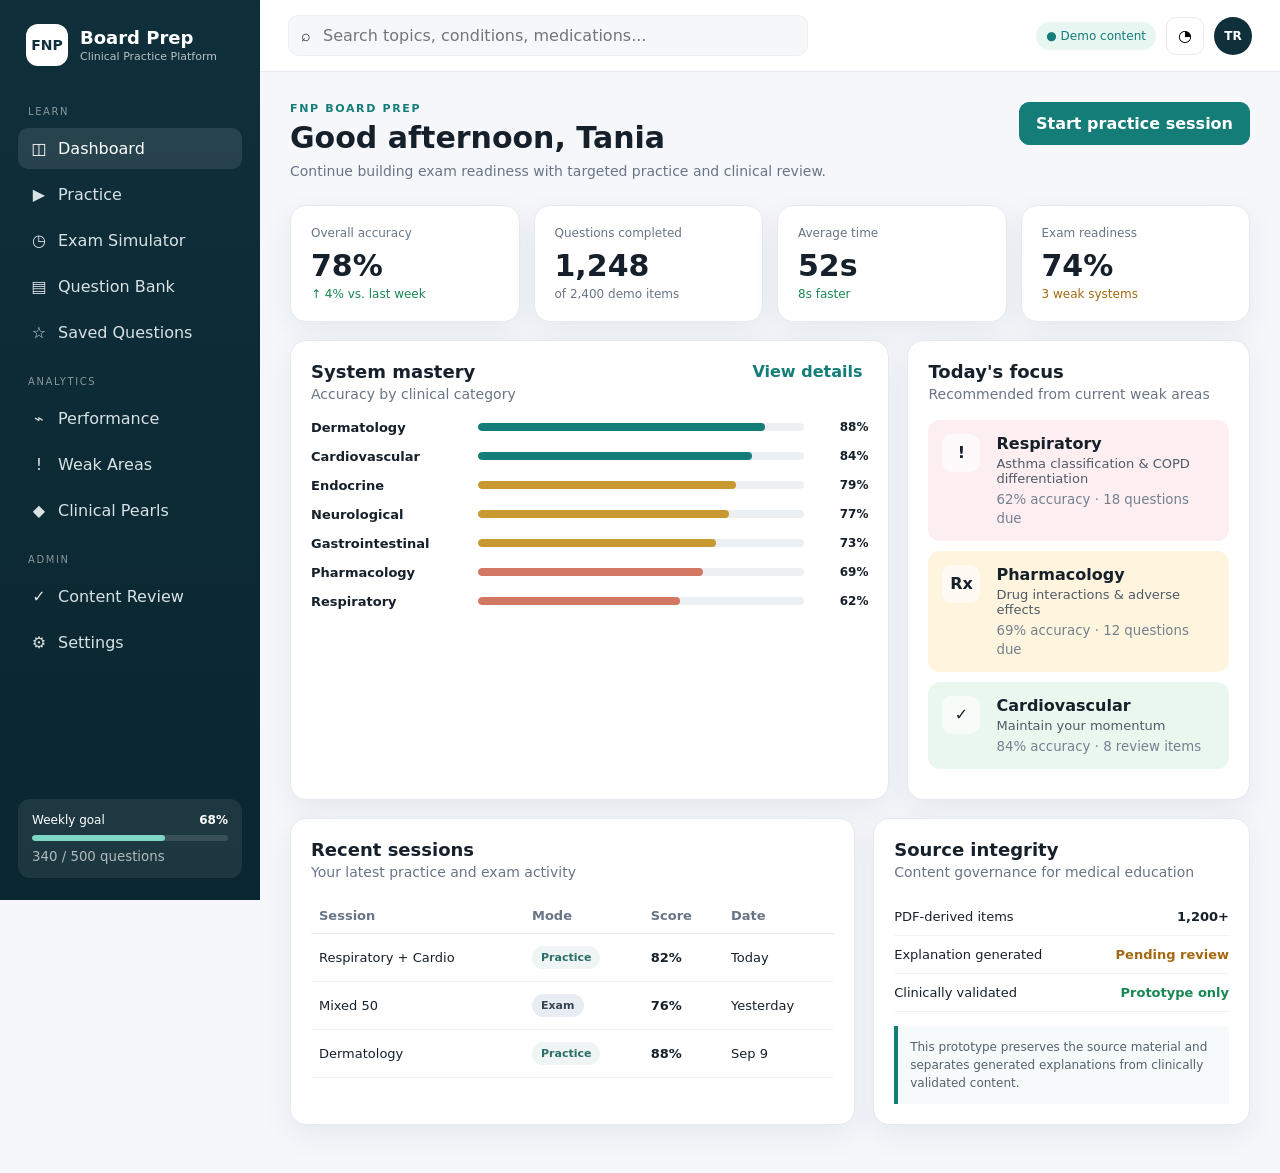
<file: index-backup.html>
<!DOCTYPE html>
<html lang="en">
<head>
  <meta charset="UTF-8" />
  <meta name="viewport" content="width=device-width, initial-scale=1.0" />
  <title>FNP Board Prep - Clinical Practice Platform</title>
  <link rel="stylesheet" href="styles.css" />
</head>
<body>
  <div class="app-shell">
    <aside class="sidebar">
      <div class="brand">
        <div class="brand-mark">FNP</div>
        <div>
          <div class="brand-title">Board Prep</div>
          <div class="brand-subtitle">Clinical Practice Platform</div>
        </div>
      </div>

      <nav class="nav-group" aria-label="Main navigation">
        <div class="nav-label">LEARN</div>
        <button class="nav-item active" data-view="dashboard"><span>◫</span> Dashboard</button>
        <button class="nav-item" data-view="practice"><span>▶</span> Practice</button>
        <button class="nav-item" data-view="exam"><span>◷</span> Exam Simulator</button>
        <button class="nav-item" data-view="bank"><span>▤</span> Question Bank</button>
        <button class="nav-item" data-view="saved"><span>☆</span> Saved Questions</button>

        <div class="nav-label">ANALYTICS</div>
        <button class="nav-item" data-view="performance"><span>⌁</span> Performance</button>
        <button class="nav-item" data-view="weak"><span>!</span> Weak Areas</button>
        <button class="nav-item" data-view="pearls"><span>◆</span> Clinical Pearls</button>

        <div class="nav-label">ADMIN</div>
        <button class="nav-item" data-view="review"><span>✓</span> Content Review</button>
        <button class="nav-item" data-view="settings"><span>⚙</span> Settings</button>
      </nav>

      <div class="sidebar-footer">
        <div class="progress-mini">
          <div class="progress-mini-row"><span>Weekly goal</span><strong>68%</strong></div>
          <div class="bar"><span style="width:68%"></span></div>
          <small>340 / 500 questions</small>
        </div>
      </div>
    </aside>

    <main class="main">
      <header class="topbar">
        <button id="menuBtn" class="icon-btn mobile-only" aria-label="Open menu">☰</button>
        <div class="search-wrap">
          <span>⌕</span>
          <input id="globalSearch" type="search" placeholder="Search topics, conditions, medications..." />
        </div>
        <div class="top-actions">
          <span class="sync-pill">● Demo content</span>
          <button class="icon-btn" title="Notifications">◔</button>
          <div class="avatar">TR</div>
        </div>
      </header>

      <section id="dashboard" class="view active-view">
        <div class="page-heading">
          <div>
            <div class="eyebrow">FNP BOARD PREP</div>
            <h1>Good afternoon, Tania</h1>
            <p>Continue building exam readiness with targeted practice and clinical review.</p>
          </div>
          <button class="primary" data-jump="practice">Start practice session</button>
        </div>

        <div class="stat-grid">
          <article class="stat-card"><div class="stat-label">Overall accuracy</div><div class="stat-value">78%</div><div class="stat-note positive">↑ 4% vs. last week</div></article>
          <article class="stat-card"><div class="stat-label">Questions completed</div><div class="stat-value">1,248</div><div class="stat-note">of 2,400 demo items</div></article>
          <article class="stat-card"><div class="stat-label">Average time</div><div class="stat-value">52s</div><div class="stat-note positive">8s faster</div></article>
          <article class="stat-card"><div class="stat-label">Exam readiness</div><div class="stat-value">74%</div><div class="stat-note warn">3 weak systems</div></article>
        </div>

        <div class="two-col">
          <article class="panel">
            <div class="panel-header"><div><h2>System mastery</h2><p>Accuracy by clinical category</p></div><button class="link-btn" data-jump="performance">View details</button></div>
            <div id="masteryList" class="mastery-list"></div>
          </article>

          <article class="panel">
            <div class="panel-header"><div><h2>Today's focus</h2><p>Recommended from current weak areas</p></div></div>
            <div class="focus-card danger-soft">
              <div class="focus-icon">!</div>
              <div><strong>Respiratory</strong><p>Asthma classification & COPD differentiation</p><small>62% accuracy · 18 questions due</small></div>
            </div>
            <div class="focus-card amber-soft">
              <div class="focus-icon">Rx</div>
              <div><strong>Pharmacology</strong><p>Drug interactions & adverse effects</p><small>69% accuracy · 12 questions due</small></div>
            </div>
            <div class="focus-card green-soft">
              <div class="focus-icon">✓</div>
              <div><strong>Cardiovascular</strong><p>Maintain your momentum</p><small>84% accuracy · 8 review items</small></div>
            </div>
          </article>
        </div>

        <div class="two-col lower">
          <article class="panel">
            <div class="panel-header"><div><h2>Recent sessions</h2><p>Your latest practice and exam activity</p></div></div>
            <table class="data-table">
              <thead><tr><th>Session</th><th>Mode</th><th>Score</th><th>Date</th></tr></thead>
              <tbody>
                <tr><td>Respiratory + Cardio</td><td><span class="chip">Practice</span></td><td><strong>82%</strong></td><td>Today</td></tr>
                <tr><td>Mixed 50</td><td><span class="chip dark">Exam</span></td><td><strong>76%</strong></td><td>Yesterday</td></tr>
                <tr><td>Dermatology</td><td><span class="chip">Practice</span></td><td><strong>88%</strong></td><td>Sep 9</td></tr>
              </tbody>
            </table>
          </article>

          <article class="panel source-panel">
            <div class="panel-header"><div><h2>Source integrity</h2><p>Content governance for medical education</p></div></div>
            <div class="source-row"><span>PDF-derived items</span><strong>1,200+</strong></div>
            <div class="source-row"><span>Explanation generated</span><strong class="amber-text">Pending review</strong></div>
            <div class="source-row"><span>Clinically validated</span><strong class="green-text">Prototype only</strong></div>
            <div class="notice">This prototype preserves the source material and separates generated explanations from clinically validated content.</div>
          </article>
        </div>
      </section>

      <section id="practice" class="view">
        <div class="page-heading compact">
          <div><div class="eyebrow">PRACTICE MODE</div><h1>Adaptive clinical practice</h1><p>Immediate feedback and complete rationale after every answer.</p></div>
          <div class="heading-actions"><button id="resetPractice" class="secondary">Reset</button><button id="saveCurrent" class="secondary">☆ Save question</button></div>
        </div>

        <div class="practice-layout">
          <div class="question-column">
            <div class="question-toolbar">
              <div><span id="questionNumber">Question 1 of 10</span><span id="questionSystem" class="chip">Respiratory</span></div>
              <div class="timer">◷ <span id="practiceTimer">00:00</span></div>
            </div>
            <div class="question-progress"><span id="questionProgress"></span></div>
            <article class="question-card">
              <div class="question-meta"><span id="difficultyBadge" class="chip amber">Moderate</span><span id="sourceBadge" class="chip outline">PDF source</span></div>
              <h2 id="questionText"></h2>
              <div id="options" class="options"></div>
              <div id="feedback" class="feedback hidden"></div>
              <div class="question-actions">
                <button id="prevQuestion" class="secondary">← Previous</button>
                <button id="nextQuestion" class="primary" disabled>Next question →</button>
              </div>
            </article>
          </div>

          <aside class="session-panel">
            <h3>Session overview</h3>
            <div class="session-score"><span id="sessionCorrect">0</span><small>correct</small></div>
            <div class="session-grid"><div><strong id="sessionAnswered">0</strong><span>Answered</span></div><div><strong id="sessionAccuracy">0%</strong><span>Accuracy</span></div></div>
            <hr />
            <h4>Question navigator</h4>
            <div id="questionNavigator" class="question-nav"></div>
            <div class="legend"><span><i class="dot current"></i>Current</span><span><i class="dot correct"></i>Correct</span><span><i class="dot incorrect"></i>Incorrect</span></div>
            <div class="session-tip"><strong>Practice rule</strong><p>Every selection unlocks a full explanation: correct answer, clinical rationale, why each distractor is wrong, and a board pearl.</p></div>
          </aside>
        </div>
      </section>

      <section id="exam" class="view">
        <div class="page-heading"><div><div class="eyebrow">EXAM SIMULATOR</div><h1>Build a board-style exam</h1><p>No explanations are shown until the exam is submitted.</p></div></div>
        <div class="exam-grid">
          <article class="panel setup-panel">
            <h2>Exam setup</h2>
            <div class="form-group"><label>Exam length</label><div class="segmented" id="examLength"><button class="selected" data-value="25">25</button><button data-value="50">50</button><button data-value="100">100</button><button data-value="150">150</button></div></div>
            <div class="form-group"><label>Content</label><select id="examContent"><option>Mixed systems</option><option>Weak areas only</option><option>Respiratory</option><option>Cardiovascular</option><option>Pharmacology</option><option>Dermatology</option><option>Women's Health</option></select></div>
            <div class="form-group"><label>Difficulty</label><select><option>Adaptive mix</option><option>Easy</option><option>Moderate</option><option>Hard</option></select></div>
            <div class="toggle-row"><div><strong>Timed mode</strong><small>Recommended for board simulation</small></div><label class="switch"><input type="checkbox" checked><span></span></label></div>
            <div class="toggle-row"><div><strong>Randomize questions</strong><small>Shuffle items and answer order</small></div><label class="switch"><input type="checkbox" checked><span></span></label></div>
            <div class="toggle-row"><div><strong>Flag for review</strong><small>Allow questions to be marked during exam</small></div><label class="switch"><input type="checkbox" checked><span></span></label></div>
            <button id="startExam" class="primary full">Start exam simulation</button>
          </article>
          <article class="panel exam-preview">
            <div class="preview-banner">BOARD SIMULATION</div>
            <h2>Exam behavior</h2>
            <ul class="check-list"><li>One question displayed at a time</li><li>Answers can be changed before submission</li><li>Questions can be flagged for review</li><li>No rationale during exam mode</li><li>Complete review after submission</li><li>Performance breakdown by system</li></ul>
            <div class="info-box"><strong>Prototype design</strong><p>The final engine can support AANP-style mixed exams, custom quizzes, timed blocks, and missed-question retakes.</p></div>
          </article>
        </div>
      </section>

      <section id="bank" class="view">
        <div class="page-heading compact"><div><div class="eyebrow">QUESTION BANK</div><h1>Explore the clinical item library</h1><p>Filter by system, source, review status, and difficulty.</p></div><button class="primary" data-jump="practice">Create custom practice</button></div>
        <article class="panel">
          <div class="filter-row"><input id="bankSearch" class="text-input" placeholder="Search questions..." /><select id="bankSystem"><option value="all">All systems</option><option>Respiratory</option><option>Cardiovascular</option><option>Pharmacology</option><option>Dermatology</option><option>Endocrine</option><option>Neurological</option><option>Gastrointestinal</option></select><select><option>All difficulty</option><option>Easy</option><option>Moderate</option><option>Hard</option></select><select><option>All review states</option><option>PDF extracted</option><option>Explanation generated</option><option>Clinically validated</option></select></div>
          <div id="bankTable"></div>
        </article>
      </section>

      <section id="saved" class="view"><div class="page-heading"><div><div class="eyebrow">SAVED</div><h1>Saved questions</h1><p>Review items you marked for later.</p></div></div><div id="savedContainer" class="card-grid"></div></section>

      <section id="performance" class="view">
        <div class="page-heading"><div><div class="eyebrow">PERFORMANCE</div><h1>Performance analytics</h1><p>See where knowledge is strong, weak, or inconsistent.</p></div></div>
        <div class="stat-grid"><article class="stat-card"><div class="stat-label">7-day accuracy</div><div class="stat-value">81%</div><div class="stat-note positive">↑ 6%</div></article><article class="stat-card"><div class="stat-label">Questions / day</div><div class="stat-value">48</div><div class="stat-note">7-day average</div></article><article class="stat-card"><div class="stat-label">Strongest system</div><div class="stat-value small">Dermatology</div><div class="stat-note positive">88%</div></article><article class="stat-card"><div class="stat-label">Priority system</div><div class="stat-value small">Respiratory</div><div class="stat-note warn">62%</div></article></div>
        <div class="two-col"><article class="panel"><h2>Mastery by system</h2><div id="performanceBars"></div></article><article class="panel"><h2>Error patterns</h2><div class="error-item"><span>Misclassification of severity</span><strong>31%</strong></div><div class="error-item"><span>Medication contraindications</span><strong>24%</strong></div><div class="error-item"><span>Next-best-step questions</span><strong>21%</strong></div><div class="error-item"><span>Diagnostic test selection</span><strong>17%</strong></div></article></div>
      </section>

      <section id="weak" class="view"><div class="page-heading"><div><div class="eyebrow">WEAK AREAS</div><h1>Targeted remediation</h1><p>Topics automatically prioritized by missed questions and confidence.</p></div></div><div id="weakCards" class="card-grid"></div></section>

      <section id="pearls" class="view"><div class="page-heading"><div><div class="eyebrow">CLINICAL PEARLS</div><h1>High-yield board review</h1><p>Fast recall cards derived from the source document.</p></div></div><div id="pearlGrid" class="card-grid"></div></section>

      <section id="review" class="view">
        <div class="page-heading"><div><div class="eyebrow">CONTENT REVIEW</div><h1>Clinical content governance</h1><p>Separate source extraction, generated teaching content, and clinical validation.</p></div><button class="primary">+ Add reviewer</button></div>
        <article class="panel">
          <div class="review-summary"><div><strong>1,200+</strong><span>PDF-derived items</span></div><div><strong>36</strong><span>Prototype items formatted</span></div><div><strong>10</strong><span>Demo questions active</span></div><div><strong>0</strong><span>Clinically signed off</span></div></div>
          <table class="data-table"><thead><tr><th>Item</th><th>System</th><th>Source</th><th>Explanation</th><th>Clinical review</th></tr></thead><tbody id="reviewTable"></tbody></table>
        </article>
        <div class="notice large"><strong>Important production rule:</strong> source statements are preserved as source content. Generated rationales and distractor explanations must be reviewed against current clinical guidelines before publication for professional education.</div>
      </section>

      <section id="settings" class="view"><div class="page-heading"><div><div class="eyebrow">SETTINGS</div><h1>Learning preferences</h1><p>Configure how practice sessions and feedback behave.</p></div></div><article class="panel settings-panel"><div class="toggle-row"><div><strong>Show rationale immediately in Practice Mode</strong><small>Required for this prototype</small></div><label class="switch"><input type="checkbox" checked disabled><span></span></label></div><div class="toggle-row"><div><strong>Explain every distractor</strong><small>Show why each incorrect option is wrong</small></div><label class="switch"><input type="checkbox" checked><span></span></label></div><div class="toggle-row"><div><strong>Show Board Pearl</strong><small>Display one high-yield takeaway after each answer</small></div><label class="switch"><input type="checkbox" checked><span></span></label></div><div class="toggle-row"><div><strong>Track confidence</strong><small>Add confidence rating before answer submission</small></div><label class="switch"><input type="checkbox"><span></span></label></div></article></section>
    </main>
  </div>

  <div id="toast" class="toast"></div>
  <script src="app.js"></script>
</body>
</html>
</file>
<file: styles.css>
:root{
  --bg:#f5f7fb;--panel:#ffffff;--ink:#16202a;--muted:#697586;--line:#e6eaf0;--nav:#0f2f3a;--nav2:#153d48;--teal:#147d78;--teal-dark:#0f6864;--mint:#e8f6f2;--green:#198754;--green-soft:#eaf7ef;--red:#c63f4b;--red-soft:#fdeff1;--amber:#a46910;--amber-soft:#fff5df;--blue-soft:#edf4ff;--shadow:0 10px 30px rgba(15,47,58,.07);--radius:16px
}
*{box-sizing:border-box}html,body{margin:0;font-family:Inter,ui-sans-serif,system-ui,-apple-system,BlinkMacSystemFont,"Segoe UI",sans-serif;background:var(--bg);color:var(--ink)}button,input,select{font:inherit}.app-shell{display:grid;grid-template-columns:260px 1fr;min-height:100vh}.sidebar{background:linear-gradient(180deg,var(--nav),#0a2630);color:#fff;padding:22px 18px;display:flex;flex-direction:column;position:sticky;top:0;height:100vh;overflow:auto}.brand{display:flex;gap:12px;align-items:center;padding:2px 8px 22px}.brand-mark{width:42px;height:42px;border-radius:12px;background:#fff;color:var(--nav);display:grid;place-items:center;font-weight:800;font-size:14px}.brand-title{font-weight:800;font-size:18px}.brand-subtitle{font-size:11px;opacity:.7;margin-top:2px}.nav-group{display:flex;flex-direction:column;gap:5px}.nav-label{font-size:10px;letter-spacing:.16em;opacity:.5;margin:18px 10px 6px}.nav-item{border:0;background:transparent;color:#d8e2e5;padding:11px 12px;text-align:left;border-radius:10px;display:flex;align-items:center;gap:10px;cursor:pointer}.nav-item:hover,.nav-item.active{background:rgba(255,255,255,.1);color:#fff}.nav-item span{width:18px;display:inline-block;text-align:center}.sidebar-footer{margin-top:auto;padding-top:22px}.progress-mini{background:rgba(255,255,255,.08);padding:14px;border-radius:12px}.progress-mini-row{display:flex;justify-content:space-between;font-size:12px}.progress-mini small{display:block;margin-top:8px;opacity:.65}.bar{height:6px;background:rgba(255,255,255,.12);border-radius:999px;margin-top:8px;overflow:hidden}.bar span{display:block;height:100%;background:#7dd7c2;border-radius:999px}.main{min-width:0}.topbar{height:72px;background:#fff;border-bottom:1px solid var(--line);display:flex;align-items:center;justify-content:space-between;padding:0 28px;position:sticky;top:0;z-index:20}.search-wrap{display:flex;align-items:center;gap:10px;background:#f5f7f9;border:1px solid #edf0f3;border-radius:10px;padding:9px 12px;width:min(520px,50vw)}.search-wrap input{border:0;outline:0;background:transparent;width:100%;color:var(--ink)}.top-actions{display:flex;align-items:center;gap:10px}.icon-btn{border:1px solid var(--line);background:#fff;border-radius:10px;width:38px;height:38px;cursor:pointer}.avatar{width:38px;height:38px;border-radius:50%;background:var(--nav);color:#fff;display:grid;place-items:center;font-size:12px;font-weight:700}.sync-pill{font-size:12px;color:var(--teal);background:var(--mint);padding:7px 10px;border-radius:999px}.view{display:none;padding:30px;max-width:1500px;margin:auto}.active-view{display:block}.page-heading{display:flex;align-items:flex-start;justify-content:space-between;gap:20px;margin-bottom:26px}.page-heading.compact{margin-bottom:18px}.eyebrow{font-size:11px;letter-spacing:.15em;color:var(--teal);font-weight:800;margin-bottom:6px}.page-heading h1{font-size:30px;line-height:1.15;margin:0 0 7px}.page-heading p,.panel-header p{margin:0;color:var(--muted);font-size:14px}.primary,.secondary{border-radius:10px;padding:11px 16px;font-weight:700;cursor:pointer}.primary{border:1px solid var(--teal);background:var(--teal);color:white}.primary:hover{background:var(--teal-dark)}.secondary{border:1px solid var(--line);background:#fff;color:var(--ink)}.full{width:100%}.heading-actions{display:flex;gap:8px}.stat-grid{display:grid;grid-template-columns:repeat(4,1fr);gap:14px;margin-bottom:18px}.stat-card{background:var(--panel);padding:20px;border:1px solid var(--line);border-radius:var(--radius);box-shadow:var(--shadow)}.stat-label{font-size:12px;color:var(--muted);margin-bottom:8px}.stat-value{font-size:30px;font-weight:800}.stat-value.small{font-size:22px}.stat-note{font-size:12px;color:var(--muted);margin-top:4px}.positive{color:var(--green)}.warn{color:var(--amber)}.two-col{display:grid;grid-template-columns:1.4fr .8fr;gap:18px;margin-bottom:18px}.two-col.lower{grid-template-columns:1.2fr .8fr}.panel{background:#fff;border:1px solid var(--line);border-radius:var(--radius);box-shadow:var(--shadow);padding:20px}.panel h2{margin:0 0 14px;font-size:18px}.panel-header{display:flex;justify-content:space-between;align-items:flex-start;margin-bottom:18px}.panel-header h2{margin:0 0 4px}.link-btn{border:0;background:transparent;color:var(--teal);font-weight:700;cursor:pointer}.mastery-item{display:grid;grid-template-columns:155px 1fr 52px;align-items:center;gap:12px;margin:14px 0}.mastery-name{font-size:13px;font-weight:650}.mastery-track{height:8px;background:#edf0f3;border-radius:999px;overflow:hidden}.mastery-track span{display:block;height:100%;border-radius:999px;background:var(--teal)}.mastery-item.low .mastery-track span{background:#d27762}.mastery-item.mid .mastery-track span{background:#c89831}.mastery-score{text-align:right;font-size:12px;font-weight:800}.focus-card{display:grid;grid-template-columns:42px 1fr;gap:12px;padding:14px;border-radius:12px;margin-bottom:10px}.focus-icon{width:38px;height:38px;border-radius:10px;background:rgba(255,255,255,.65);display:grid;place-items:center;font-weight:800}.focus-card p{margin:3px 0;color:#4f5a66;font-size:13px}.focus-card small{color:#75808e}.danger-soft{background:var(--red-soft)}.amber-soft{background:var(--amber-soft)}.green-soft{background:var(--green-soft)}.data-table{width:100%;border-collapse:collapse;font-size:13px}.data-table th{text-align:left;color:var(--muted);font-weight:600;border-bottom:1px solid var(--line);padding:10px 8px}.data-table td{border-bottom:1px solid #f0f2f5;padding:12px 8px}.chip{display:inline-flex;align-items:center;border-radius:999px;background:#eef5f4;color:#2b6e69;padding:5px 9px;font-size:11px;font-weight:700}.chip.dark{background:#e8edf3;color:#364554}.chip.amber{background:var(--amber-soft);color:var(--amber)}.chip.outline{background:#fff;border:1px solid var(--line);color:var(--muted)}.source-row{display:flex;justify-content:space-between;padding:11px 0;border-bottom:1px solid #f0f2f5;font-size:13px}.amber-text{color:var(--amber)}.green-text{color:var(--green)}.notice{background:#f7fafb;border-left:4px solid var(--teal);padding:12px;margin-top:14px;font-size:12px;color:#54616d;line-height:1.5}.notice.large{margin:18px 0;padding:16px;font-size:13px}.practice-layout{display:grid;grid-template-columns:minmax(0,1fr) 300px;gap:18px}.question-column{min-width:0}.question-toolbar{display:flex;justify-content:space-between;align-items:center;background:#fff;border:1px solid var(--line);border-radius:14px 14px 0 0;padding:14px 18px;font-size:13px}.question-toolbar>div:first-child{display:flex;gap:10px;align-items:center}.question-progress{height:5px;background:#e9edf1}.question-progress span{display:block;height:100%;background:var(--teal);width:10%}.question-card{background:#fff;border:1px solid var(--line);border-top:0;border-radius:0 0 var(--radius) var(--radius);padding:26px;min-height:600px}.question-meta{display:flex;gap:8px;margin-bottom:14px}.question-card h2{font-size:21px;line-height:1.55;margin:0 0 20px;font-weight:720}.options{display:grid;gap:10px}.option{width:100%;border:1px solid #dfe4e9;background:#fff;border-radius:12px;padding:14px 16px;text-align:left;display:flex;gap:12px;align-items:flex-start;cursor:pointer;transition:.15s}.option:hover{border-color:#94c9c4;background:#fbfefe}.option.selected{border-color:var(--teal);background:#edf8f6}.option.correct{border-color:#4cab7a;background:var(--green-soft)}.option.incorrect{border-color:#d66a72;background:var(--red-soft)}.option-letter{width:26px;height:26px;border-radius:50%;border:1px solid #cdd5dc;display:grid;place-items:center;flex:0 0 auto;font-weight:800;font-size:12px}.feedback{margin-top:20px;border-top:1px solid var(--line);padding-top:20px}.hidden{display:none!important}.feedback-head{display:flex;gap:12px;align-items:flex-start;padding:14px;border-radius:12px;margin-bottom:14px}.feedback-head.correct-head{background:var(--green-soft)}.feedback-head.incorrect-head{background:var(--red-soft)}.feedback h3{margin:0 0 4px}.feedback p{margin:5px 0;color:#4f5b66;line-height:1.55}.rationale-grid{display:grid;gap:10px;margin-top:12px}.rationale-box{border:1px solid var(--line);border-radius:12px;padding:14px}.rationale-box strong{display:block;margin-bottom:5px}.rationale-box.correct-r{border-left:4px solid var(--green)}.rationale-box.incorrect-r{border-left:4px solid #d26d73}.board-pearl{background:#f2f7ff;border:1px solid #dde9fb;border-radius:12px;padding:14px;margin-top:12px}.source-note{font-size:11px;color:#7b8792;margin-top:10px}.question-actions{display:flex;justify-content:space-between;margin-top:24px}.question-actions button:disabled{opacity:.4;cursor:not-allowed}.session-panel{background:#fff;border:1px solid var(--line);border-radius:var(--radius);padding:18px;height:max-content;position:sticky;top:90px}.session-panel h3{margin-top:0}.session-score{width:100px;height:100px;border-radius:50%;background:var(--mint);display:flex;flex-direction:column;align-items:center;justify-content:center;margin:14px auto}.session-score span{font-size:30px;font-weight:800;color:var(--teal)}.session-score small{color:var(--muted)}.session-grid{display:grid;grid-template-columns:1fr 1fr;text-align:center}.session-grid div{display:flex;flex-direction:column;gap:4px}.session-grid strong{font-size:18px}.session-grid span{font-size:11px;color:var(--muted)}.session-panel hr{border:0;border-top:1px solid var(--line);margin:18px 0}.session-panel h4{font-size:12px;color:var(--muted);margin:0 0 10px}.question-nav{display:grid;grid-template-columns:repeat(5,1fr);gap:7px}.qnav{aspect-ratio:1;border:1px solid var(--line);background:#fff;border-radius:8px;cursor:pointer;font-size:11px}.qnav.current{border:2px solid var(--teal);color:var(--teal)}.qnav.correct{background:var(--green-soft);border-color:#bfe2cc;color:var(--green)}.qnav.incorrect{background:var(--red-soft);border-color:#efc4c7;color:var(--red)}.legend{display:flex;gap:10px;flex-wrap:wrap;margin-top:12px;font-size:10px;color:var(--muted)}.legend span{display:flex;gap:4px;align-items:center}.dot{width:8px;height:8px;border-radius:50%;display:inline-block;background:#ddd}.dot.current{background:var(--teal)}.dot.correct{background:var(--green)}.dot.incorrect{background:var(--red)}.session-tip{background:#f6f8fa;border-radius:12px;padding:12px;margin-top:16px}.session-tip p{font-size:11px;color:var(--muted);line-height:1.5;margin:5px 0 0}.exam-grid{display:grid;grid-template-columns:1.1fr .9fr;gap:18px}.setup-panel{max-width:720px}.form-group{margin:18px 0}.form-group label{display:block;font-size:12px;font-weight:700;margin-bottom:8px}.form-group select,.text-input,.filter-row select{width:100%;padding:11px 12px;border:1px solid var(--line);border-radius:10px;background:#fff}.segmented{display:grid;grid-template-columns:repeat(4,1fr);gap:8px}.segmented button{border:1px solid var(--line);background:#fff;border-radius:10px;padding:11px;cursor:pointer}.segmented button.selected{border-color:var(--teal);background:var(--mint);color:var(--teal);font-weight:800}.toggle-row{display:flex;justify-content:space-between;align-items:center;padding:14px 0;border-top:1px solid var(--line)}.toggle-row small{display:block;color:var(--muted);margin-top:3px}.switch{position:relative;width:44px;height:24px}.switch input{display:none}.switch span{position:absolute;inset:0;background:#d7dde2;border-radius:999px}.switch span:after{content:"";position:absolute;width:18px;height:18px;background:#fff;border-radius:50%;top:3px;left:3px;transition:.2s;box-shadow:0 1px 4px rgba(0,0,0,.2)}.switch input:checked+span{background:var(--teal)}.switch input:checked+span:after{transform:translateX(20px)}.preview-banner{display:inline-block;background:var(--nav);color:#fff;font-size:10px;letter-spacing:.15em;padding:6px 9px;border-radius:6px;margin-bottom:15px}.check-list{padding:0;list-style:none;display:grid;gap:12px}.check-list li:before{content:"✓";color:var(--green);font-weight:800;margin-right:9px}.info-box{background:var(--blue-soft);border-radius:12px;padding:14px;margin-top:20px}.info-box p{font-size:13px;color:#5b6672;line-height:1.5}.filter-row{display:grid;grid-template-columns:2fr 1fr 1fr 1.2fr;gap:10px;margin-bottom:16px}.bank-row{display:grid;grid-template-columns:70px 1fr 140px 110px 150px;gap:12px;align-items:center;padding:14px 8px;border-top:1px solid var(--line);font-size:12px}.bank-row.head{color:var(--muted);font-weight:700;border-top:0}.bank-q{font-weight:650;line-height:1.35}.card-grid{display:grid;grid-template-columns:repeat(3,1fr);gap:16px}.content-card{background:#fff;border:1px solid var(--line);border-radius:var(--radius);padding:18px;box-shadow:var(--shadow)}.content-card h3{margin:8px 0;font-size:16px}.content-card p{color:var(--muted);font-size:13px;line-height:1.5}.content-card .card-footer{display:flex;justify-content:space-between;align-items:center;margin-top:14px}.error-item{display:flex;justify-content:space-between;padding:15px 0;border-bottom:1px solid var(--line);font-size:13px}.review-summary{display:grid;grid-template-columns:repeat(4,1fr);gap:12px;margin-bottom:18px}.review-summary>div{background:#f7f9fb;border-radius:12px;padding:14px;display:flex;flex-direction:column}.review-summary strong{font-size:24px}.review-summary span{font-size:11px;color:var(--muted);margin-top:4px}.settings-panel{max-width:760px}.toast{position:fixed;right:24px;bottom:24px;background:#17242d;color:white;padding:12px 16px;border-radius:10px;box-shadow:var(--shadow);opacity:0;transform:translateY(10px);pointer-events:none;transition:.2s;z-index:100}.toast.show{opacity:1;transform:translateY(0)}.mobile-only{display:none}
@media (max-width:1100px){.app-shell{grid-template-columns:82px 1fr}.sidebar{padding:18px 10px}.brand{justify-content:center}.brand-title,.brand-subtitle,.nav-label,.nav-item:not(.active)~*{}.brand>div:last-child,.nav-item{font-size:0}.nav-item span{font-size:16px;margin:auto}.nav-item{justify-content:center}.sidebar-footer{display:none}.stat-grid{grid-template-columns:repeat(2,1fr)}.two-col,.two-col.lower,.exam-grid{grid-template-columns:1fr}.practice-layout{grid-template-columns:1fr}.session-panel{position:static}.filter-row{grid-template-columns:1fr 1fr}.card-grid{grid-template-columns:repeat(2,1fr)}}
@media (max-width:720px){.app-shell{display:block}.sidebar{position:fixed;left:-280px;width:260px;z-index:60;transition:.25s}.sidebar.open{left:0}.brand>div:last-child{display:block}.nav-item{font-size:14px;justify-content:flex-start}.nav-item span{font-size:14px;margin:0}.mobile-only{display:inline-grid;place-items:center}.topbar{padding:0 14px;gap:8px}.search-wrap{width:100%}.sync-pill{display:none}.view{padding:20px 14px}.page-heading{flex-direction:column}.stat-grid{grid-template-columns:1fr 1fr}.card-grid{grid-template-columns:1fr}.filter-row{grid-template-columns:1fr}.bank-row{grid-template-columns:50px 1fr 100px}.bank-row>*:nth-child(4),.bank-row>*:nth-child(5){display:none}.review-summary{grid-template-columns:1fr 1fr}.question-card{padding:18px}.question-card h2{font-size:18px}.session-panel{display:none}.top-actions .icon-btn{display:none}.mastery-item{grid-template-columns:115px 1fr 40px}.data-table{font-size:11px}}
</file>
